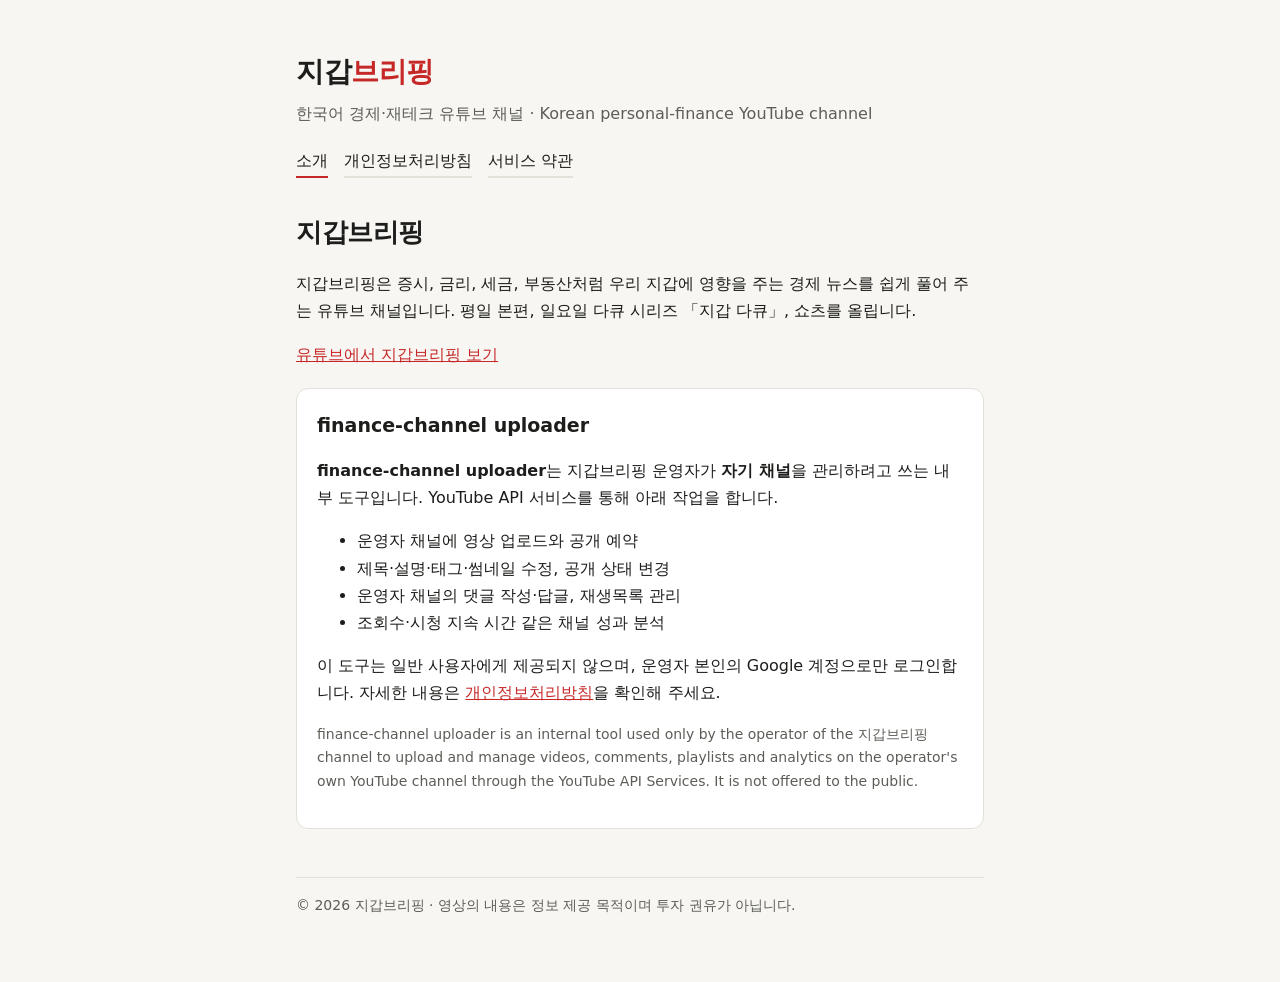
<file: index.html>
<!doctype html>
<html lang="ko">
<head>
<meta charset="utf-8">
<meta name="viewport" content="width=device-width, initial-scale=1">
<title>지갑브리핑</title>
<meta name="description" content="지갑브리핑 — 한국어 경제·재테크 유튜브 채널">
<link rel="stylesheet" href="style.css">
</head>
<body>
<main>
  <header>
    <div class="brand">지갑<span>브리핑</span></div>
    <div class="sub">한국어 경제·재테크 유튜브 채널 · Korean personal-finance YouTube channel</div>
  </header>
  <nav>
    <a href="./" aria-current="page">소개</a>
    <a href="privacy.html">개인정보처리방침</a>
    <a href="terms.html">서비스 약관</a>
  </nav>

  <h1>지갑브리핑</h1>
  <p>지갑브리핑은 증시, 금리, 세금, 부동산처럼 우리 지갑에 영향을 주는 경제 뉴스를 쉽게 풀어 주는 유튜브 채널입니다. 평일 본편, 일요일 다큐 시리즈 「지갑 다큐」, 쇼츠를 올립니다.</p>
  <p><a href="https://www.youtube.com/channel/UCm7vzQNp6SpswO1fjWWUGoQ">유튜브에서 지갑브리핑 보기</a></p>

  <div class="card">
    <h2 style="margin-top:0">finance-channel uploader</h2>
    <p><strong>finance-channel uploader</strong>는 지갑브리핑 운영자가 <strong>자기 채널</strong>을 관리하려고 쓰는 내부 도구입니다. YouTube API 서비스를 통해 아래 작업을 합니다.</p>
    <ul>
      <li>운영자 채널에 영상 업로드와 공개 예약</li>
      <li>제목·설명·태그·썸네일 수정, 공개 상태 변경</li>
      <li>운영자 채널의 댓글 작성·답글, 재생목록 관리</li>
      <li>조회수·시청 지속 시간 같은 채널 성과 분석</li>
    </ul>
    <p>이 도구는 일반 사용자에게 제공되지 않으며, 운영자 본인의 Google 계정으로만 로그인합니다. 자세한 내용은 <a href="privacy.html">개인정보처리방침</a>을 확인해 주세요.</p>
    <p class="muted">finance-channel uploader is an internal tool used only by the operator of the 지갑브리핑 channel to upload and manage videos, comments, playlists and analytics on the operator's own YouTube channel through the YouTube API Services. It is not offered to the public.</p>
  </div>

  <footer>© 2026 지갑브리핑 · 영상의 내용은 정보 제공 목적이며 투자 권유가 아닙니다.</footer>
</main>
</body>
</html>
</file>
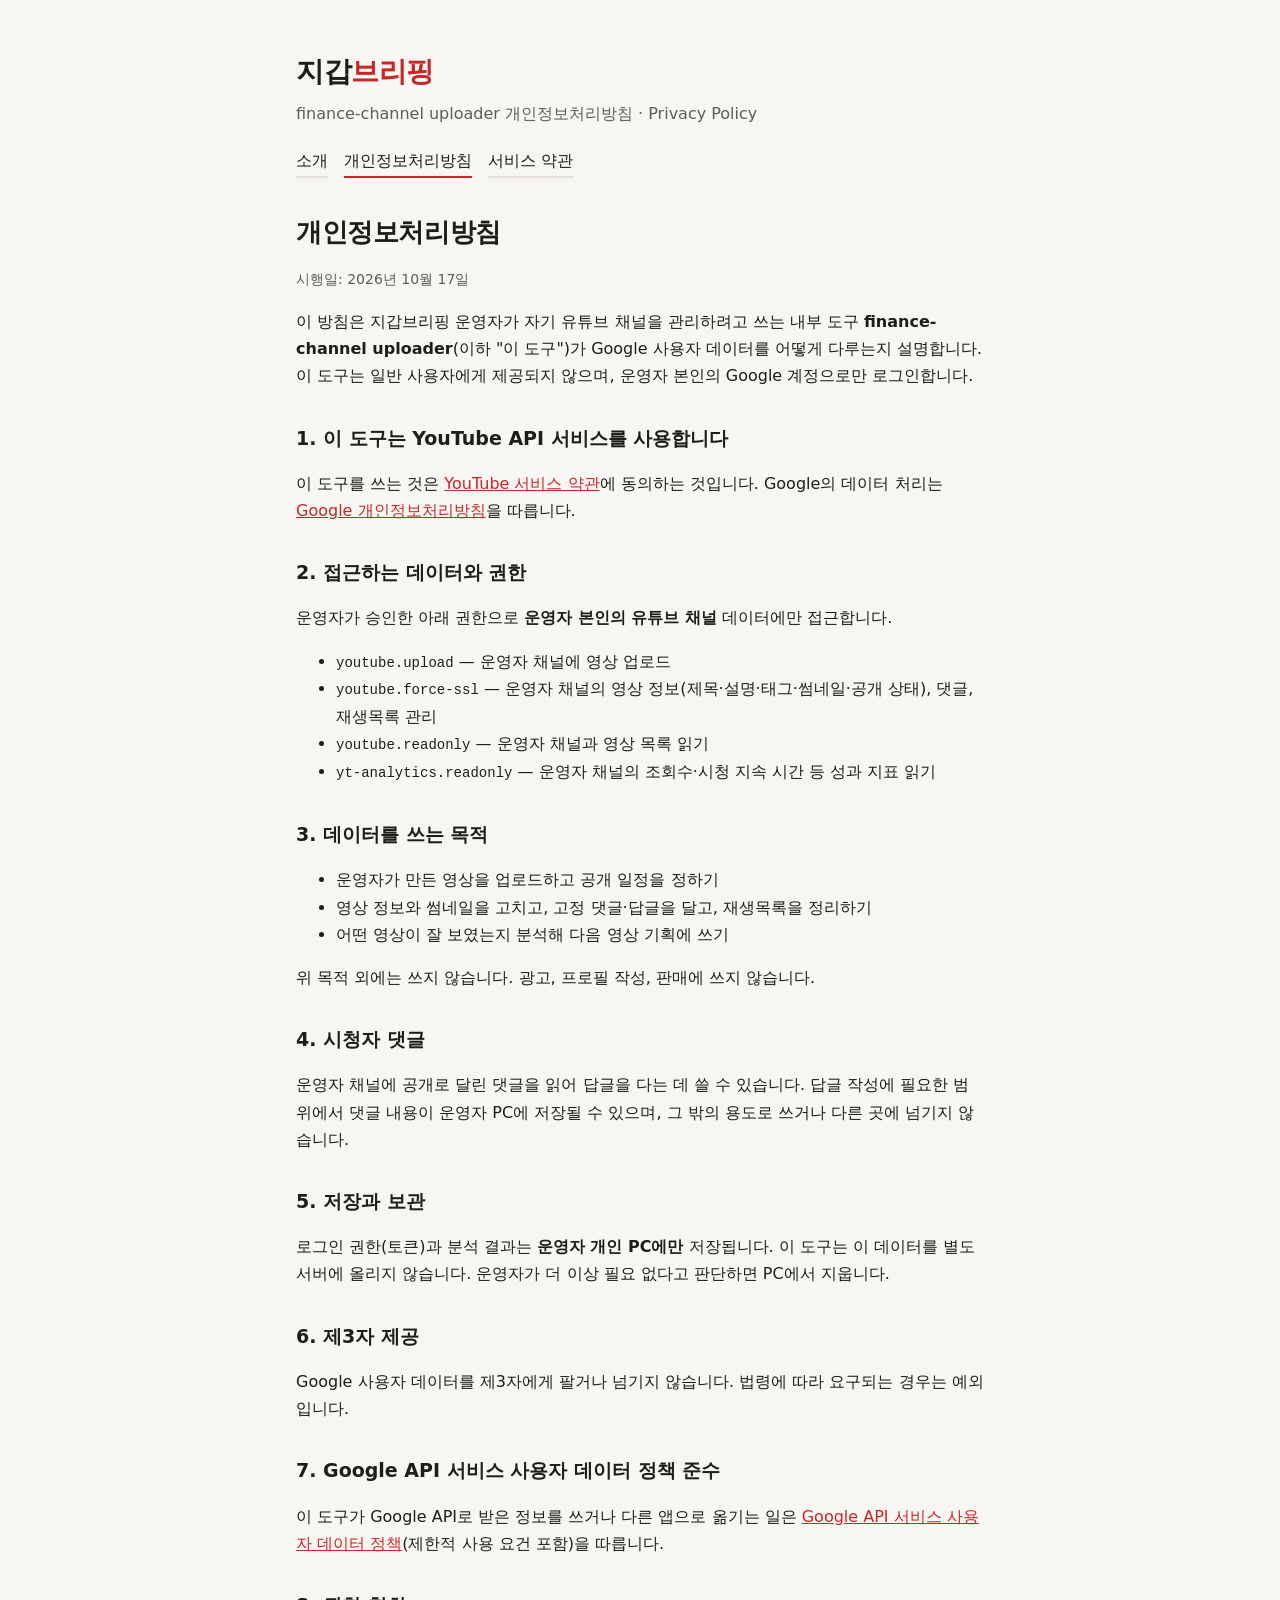
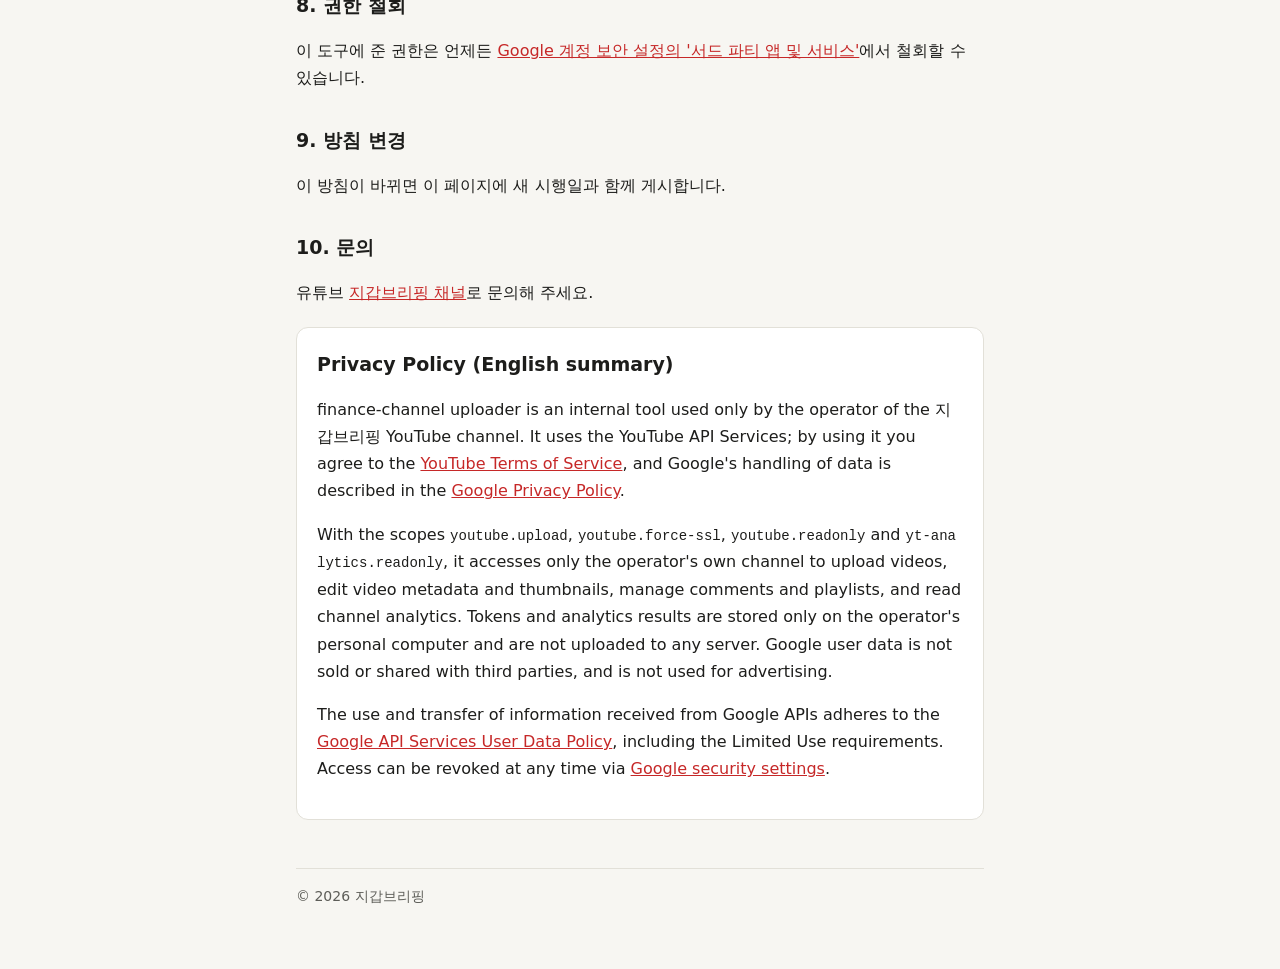
<file: privacy.html>
<!doctype html>
<html lang="ko">
<head>
<meta charset="utf-8">
<meta name="viewport" content="width=device-width, initial-scale=1">
<title>개인정보처리방침 · 지갑브리핑</title>
<link rel="stylesheet" href="style.css">
</head>
<body>
<main>
  <header>
    <div class="brand">지갑<span>브리핑</span></div>
    <div class="sub">finance-channel uploader 개인정보처리방침 · Privacy Policy</div>
  </header>
  <nav>
    <a href="./">소개</a>
    <a href="privacy.html" aria-current="page">개인정보처리방침</a>
    <a href="terms.html">서비스 약관</a>
  </nav>

  <h1>개인정보처리방침</h1>
  <p class="muted">시행일: 2026년 10월 17일</p>

  <p>이 방침은 지갑브리핑 운영자가 자기 유튜브 채널을 관리하려고 쓰는 내부 도구 <strong>finance-channel uploader</strong>(이하 "이 도구")가 Google 사용자 데이터를 어떻게 다루는지 설명합니다. 이 도구는 일반 사용자에게 제공되지 않으며, 운영자 본인의 Google 계정으로만 로그인합니다.</p>

  <h2>1. 이 도구는 YouTube API 서비스를 사용합니다</h2>
  <p>이 도구를 쓰는 것은 <a href="https://www.youtube.com/t/terms">YouTube 서비스 약관</a>에 동의하는 것입니다. Google의 데이터 처리는 <a href="https://policies.google.com/privacy">Google 개인정보처리방침</a>을 따릅니다.</p>

  <h2>2. 접근하는 데이터와 권한</h2>
  <p>운영자가 승인한 아래 권한으로 <strong>운영자 본인의 유튜브 채널</strong> 데이터에만 접근합니다.</p>
  <ul>
    <li><code>youtube.upload</code> — 운영자 채널에 영상 업로드</li>
    <li><code>youtube.force-ssl</code> — 운영자 채널의 영상 정보(제목·설명·태그·썸네일·공개 상태), 댓글, 재생목록 관리</li>
    <li><code>youtube.readonly</code> — 운영자 채널과 영상 목록 읽기</li>
    <li><code>yt-analytics.readonly</code> — 운영자 채널의 조회수·시청 지속 시간 등 성과 지표 읽기</li>
  </ul>

  <h2>3. 데이터를 쓰는 목적</h2>
  <ul>
    <li>운영자가 만든 영상을 업로드하고 공개 일정을 정하기</li>
    <li>영상 정보와 썸네일을 고치고, 고정 댓글·답글을 달고, 재생목록을 정리하기</li>
    <li>어떤 영상이 잘 보였는지 분석해 다음 영상 기획에 쓰기</li>
  </ul>
  <p>위 목적 외에는 쓰지 않습니다. 광고, 프로필 작성, 판매에 쓰지 않습니다.</p>

  <h2>4. 시청자 댓글</h2>
  <p>운영자 채널에 공개로 달린 댓글을 읽어 답글을 다는 데 쓸 수 있습니다. 답글 작성에 필요한 범위에서 댓글 내용이 운영자 PC에 저장될 수 있으며, 그 밖의 용도로 쓰거나 다른 곳에 넘기지 않습니다.</p>

  <h2>5. 저장과 보관</h2>
  <p>로그인 권한(토큰)과 분석 결과는 <strong>운영자 개인 PC에만</strong> 저장됩니다. 이 도구는 이 데이터를 별도 서버에 올리지 않습니다. 운영자가 더 이상 필요 없다고 판단하면 PC에서 지웁니다.</p>

  <h2>6. 제3자 제공</h2>
  <p>Google 사용자 데이터를 제3자에게 팔거나 넘기지 않습니다. 법령에 따라 요구되는 경우는 예외입니다.</p>

  <h2>7. Google API 서비스 사용자 데이터 정책 준수</h2>
  <p>이 도구가 Google API로 받은 정보를 쓰거나 다른 앱으로 옮기는 일은 <a href="https://developers.google.com/terms/api-services-user-data-policy">Google API 서비스 사용자 데이터 정책</a>(제한적 사용 요건 포함)을 따릅니다.</p>

  <h2>8. 권한 철회</h2>
  <p>이 도구에 준 권한은 언제든 <a href="https://myaccount.google.com/permissions">Google 계정 보안 설정의 '서드 파티 앱 및 서비스'</a>에서 철회할 수 있습니다.</p>

  <h2>9. 방침 변경</h2>
  <p>이 방침이 바뀌면 이 페이지에 새 시행일과 함께 게시합니다.</p>

  <h2>10. 문의</h2>
  <p>유튜브 <a href="https://www.youtube.com/channel/UCm7vzQNp6SpswO1fjWWUGoQ">지갑브리핑 채널</a>로 문의해 주세요.</p>

  <div class="card">
    <h2 style="margin-top:0">Privacy Policy (English summary)</h2>
    <p>finance-channel uploader is an internal tool used only by the operator of the 지갑브리핑 YouTube channel. It uses the YouTube API Services; by using it you agree to the <a href="https://www.youtube.com/t/terms">YouTube Terms of Service</a>, and Google's handling of data is described in the <a href="https://policies.google.com/privacy">Google Privacy Policy</a>.</p>
    <p>With the scopes <code>youtube.upload</code>, <code>youtube.force-ssl</code>, <code>youtube.readonly</code> and <code>yt-analytics.readonly</code>, it accesses only the operator's own channel to upload videos, edit video metadata and thumbnails, manage comments and playlists, and read channel analytics. Tokens and analytics results are stored only on the operator's personal computer and are not uploaded to any server. Google user data is not sold or shared with third parties, and is not used for advertising.</p>
    <p>The use and transfer of information received from Google APIs adheres to the <a href="https://developers.google.com/terms/api-services-user-data-policy">Google API Services User Data Policy</a>, including the Limited Use requirements. Access can be revoked at any time via <a href="https://myaccount.google.com/permissions">Google security settings</a>.</p>
  </div>

  <footer>© 2026 지갑브리핑</footer>
</main>
</body>
</html>
</file>
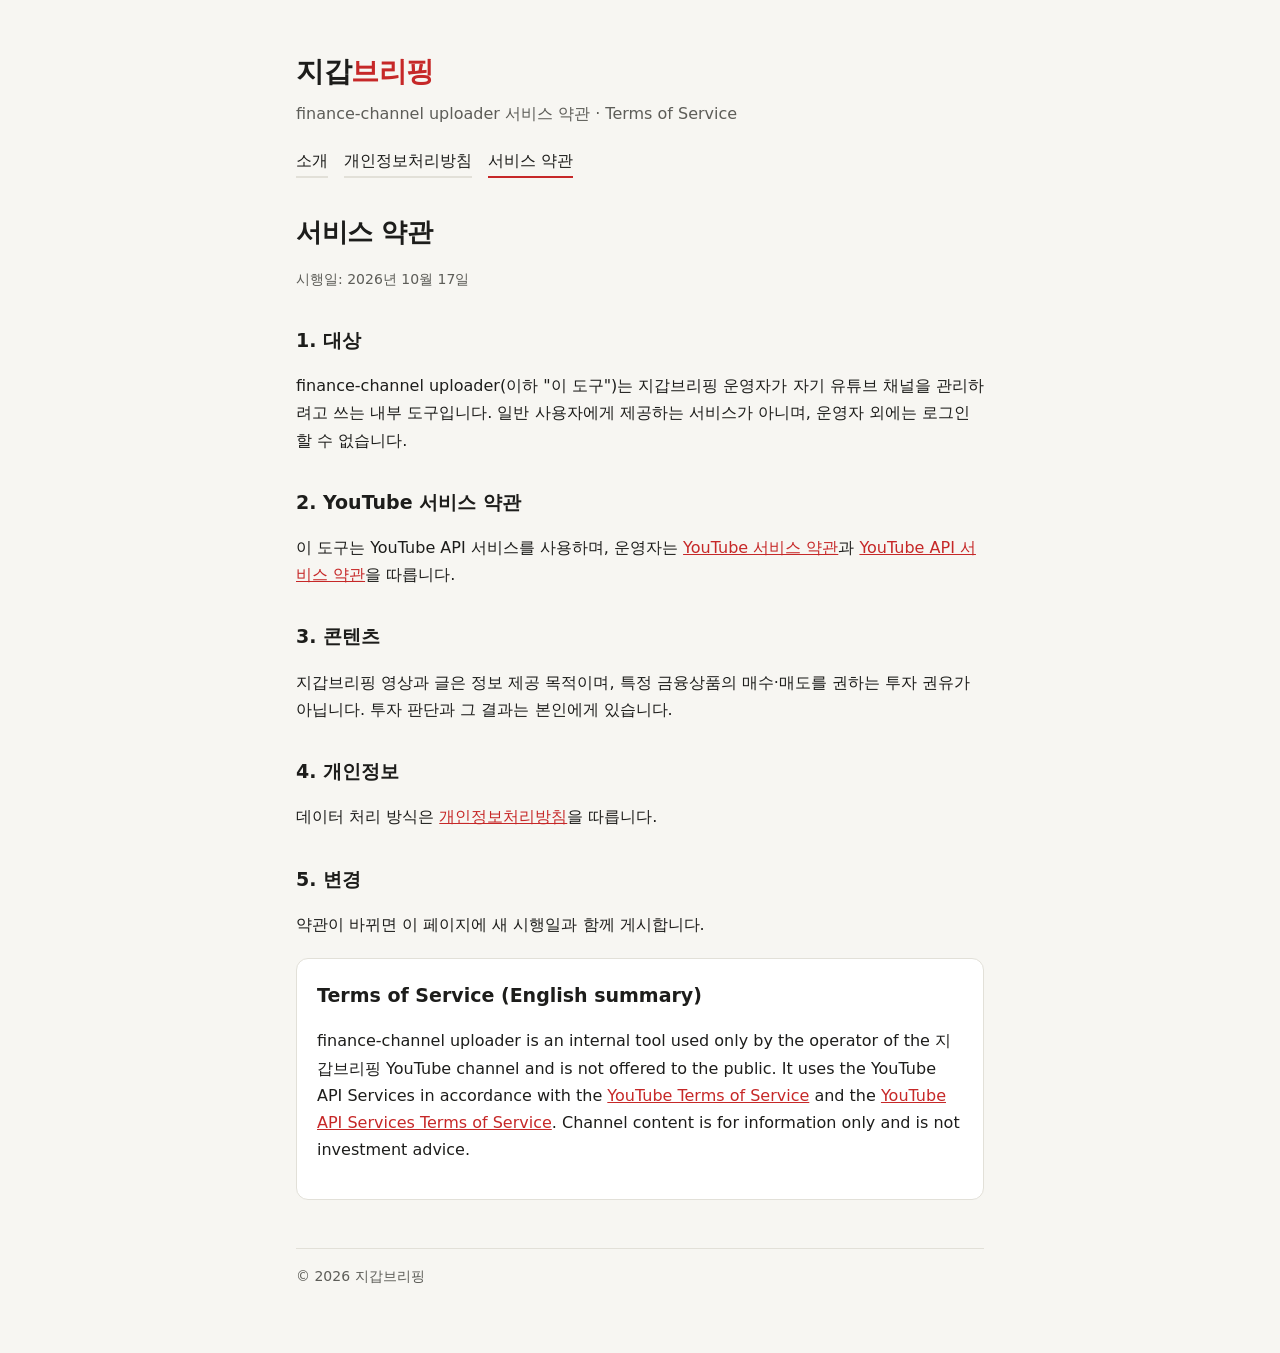
<file: terms.html>
<!doctype html>
<html lang="ko">
<head>
<meta charset="utf-8">
<meta name="viewport" content="width=device-width, initial-scale=1">
<title>서비스 약관 · 지갑브리핑</title>
<link rel="stylesheet" href="style.css">
</head>
<body>
<main>
  <header>
    <div class="brand">지갑<span>브리핑</span></div>
    <div class="sub">finance-channel uploader 서비스 약관 · Terms of Service</div>
  </header>
  <nav>
    <a href="./">소개</a>
    <a href="privacy.html">개인정보처리방침</a>
    <a href="terms.html" aria-current="page">서비스 약관</a>
  </nav>

  <h1>서비스 약관</h1>
  <p class="muted">시행일: 2026년 10월 17일</p>

  <h2>1. 대상</h2>
  <p>finance-channel uploader(이하 "이 도구")는 지갑브리핑 운영자가 자기 유튜브 채널을 관리하려고 쓰는 내부 도구입니다. 일반 사용자에게 제공하는 서비스가 아니며, 운영자 외에는 로그인할 수 없습니다.</p>

  <h2>2. YouTube 서비스 약관</h2>
  <p>이 도구는 YouTube API 서비스를 사용하며, 운영자는 <a href="https://www.youtube.com/t/terms">YouTube 서비스 약관</a>과 <a href="https://developers.google.com/youtube/terms/api-services-terms-of-service">YouTube API 서비스 약관</a>을 따릅니다.</p>

  <h2>3. 콘텐츠</h2>
  <p>지갑브리핑 영상과 글은 정보 제공 목적이며, 특정 금융상품의 매수·매도를 권하는 투자 권유가 아닙니다. 투자 판단과 그 결과는 본인에게 있습니다.</p>

  <h2>4. 개인정보</h2>
  <p>데이터 처리 방식은 <a href="privacy.html">개인정보처리방침</a>을 따릅니다.</p>

  <h2>5. 변경</h2>
  <p>약관이 바뀌면 이 페이지에 새 시행일과 함께 게시합니다.</p>

  <div class="card">
    <h2 style="margin-top:0">Terms of Service (English summary)</h2>
    <p>finance-channel uploader is an internal tool used only by the operator of the 지갑브리핑 YouTube channel and is not offered to the public. It uses the YouTube API Services in accordance with the <a href="https://www.youtube.com/t/terms">YouTube Terms of Service</a> and the <a href="https://developers.google.com/youtube/terms/api-services-terms-of-service">YouTube API Services Terms of Service</a>. Channel content is for information only and is not investment advice.</p>
  </div>

  <footer>© 2026 지갑브리핑</footer>
</main>
</body>
</html>
</file>
<file: style.css>
:root {
  --bg: #f7f6f2;
  --text: #1d1d1b;
  --muted: #5d5d58;
  --accent: #c62828;
  --line: #e2e0d8;
  --card: #ffffff;
}
@media (prefers-color-scheme: dark) {
  :root {
    --bg: #161614;
    --text: #ecebe6;
    --muted: #a9a8a1;
    --accent: #ef5350;
    --line: #2e2d29;
    --card: #1f1e1b;
  }
}
* { box-sizing: border-box; }
body {
  margin: 0;
  background: var(--bg);
  color: var(--text);
  font-family: "Pretendard", "Apple SD Gothic Neo", "Malgun Gothic", system-ui, sans-serif;
  line-height: 1.7;
  font-size: 16px;
}
main {
  max-width: 720px;
  margin: 0 auto;
  padding: 48px 16px 64px;
}
header .brand {
  font-weight: 800;
  font-size: 28px;
  letter-spacing: -0.5px;
}
header .brand span { color: var(--accent); }
header .sub { color: var(--muted); margin-top: 4px; }
nav { margin: 20px 0 32px; display: flex; gap: 16px; flex-wrap: wrap; }
nav a { color: var(--text); text-decoration: none; border-bottom: 2px solid var(--line); padding-bottom: 2px; }
nav a:hover, nav a[aria-current="page"] { border-color: var(--accent); }
h1 { font-size: 26px; margin: 0 0 8px; letter-spacing: -0.4px; }
h2 { font-size: 19px; margin: 32px 0 8px; }
p, li { color: var(--text); }
.muted { color: var(--muted); font-size: 14px; }
.card {
  background: var(--card);
  border: 1px solid var(--line);
  border-radius: 12px;
  padding: 20px;
  margin: 20px 0;
}
a { color: var(--accent); }
code { font-size: 14px; word-break: break-all; }
footer { margin-top: 48px; padding-top: 16px; border-top: 1px solid var(--line); color: var(--muted); font-size: 14px; }
</file>
